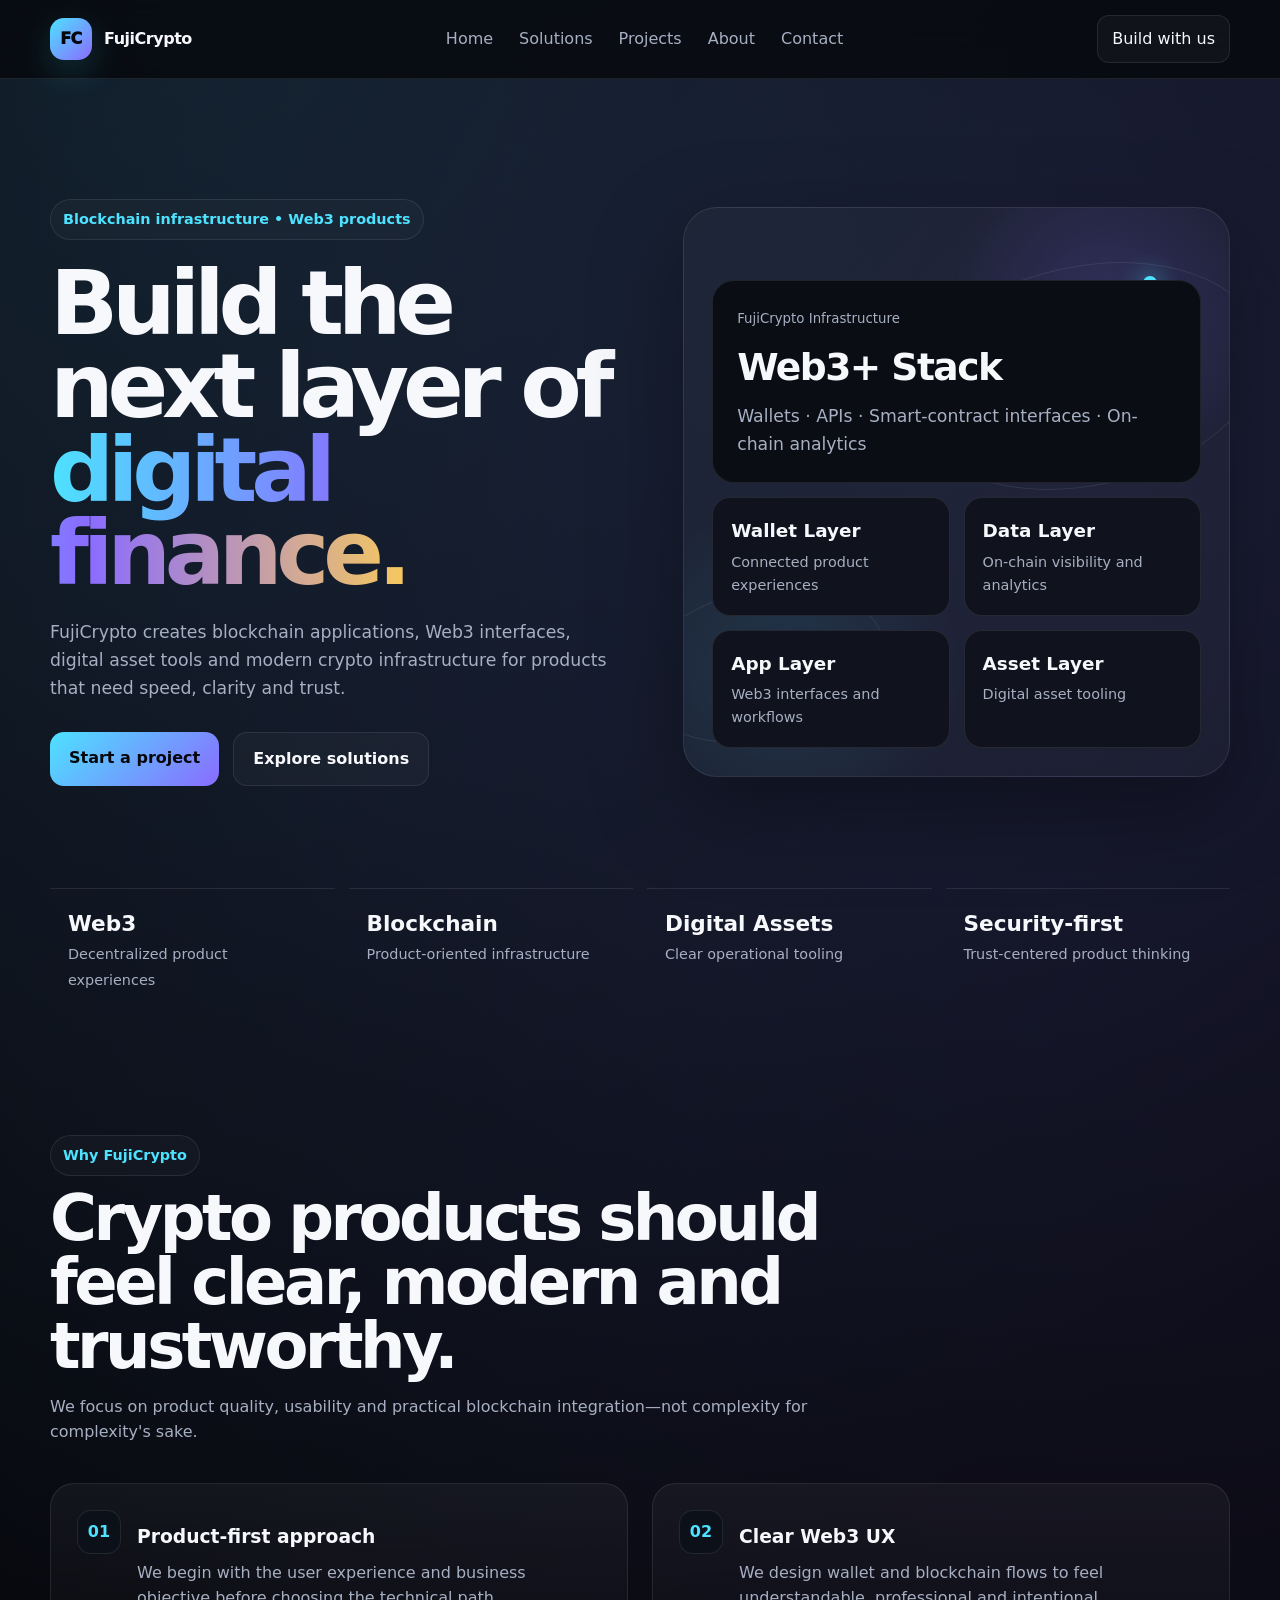
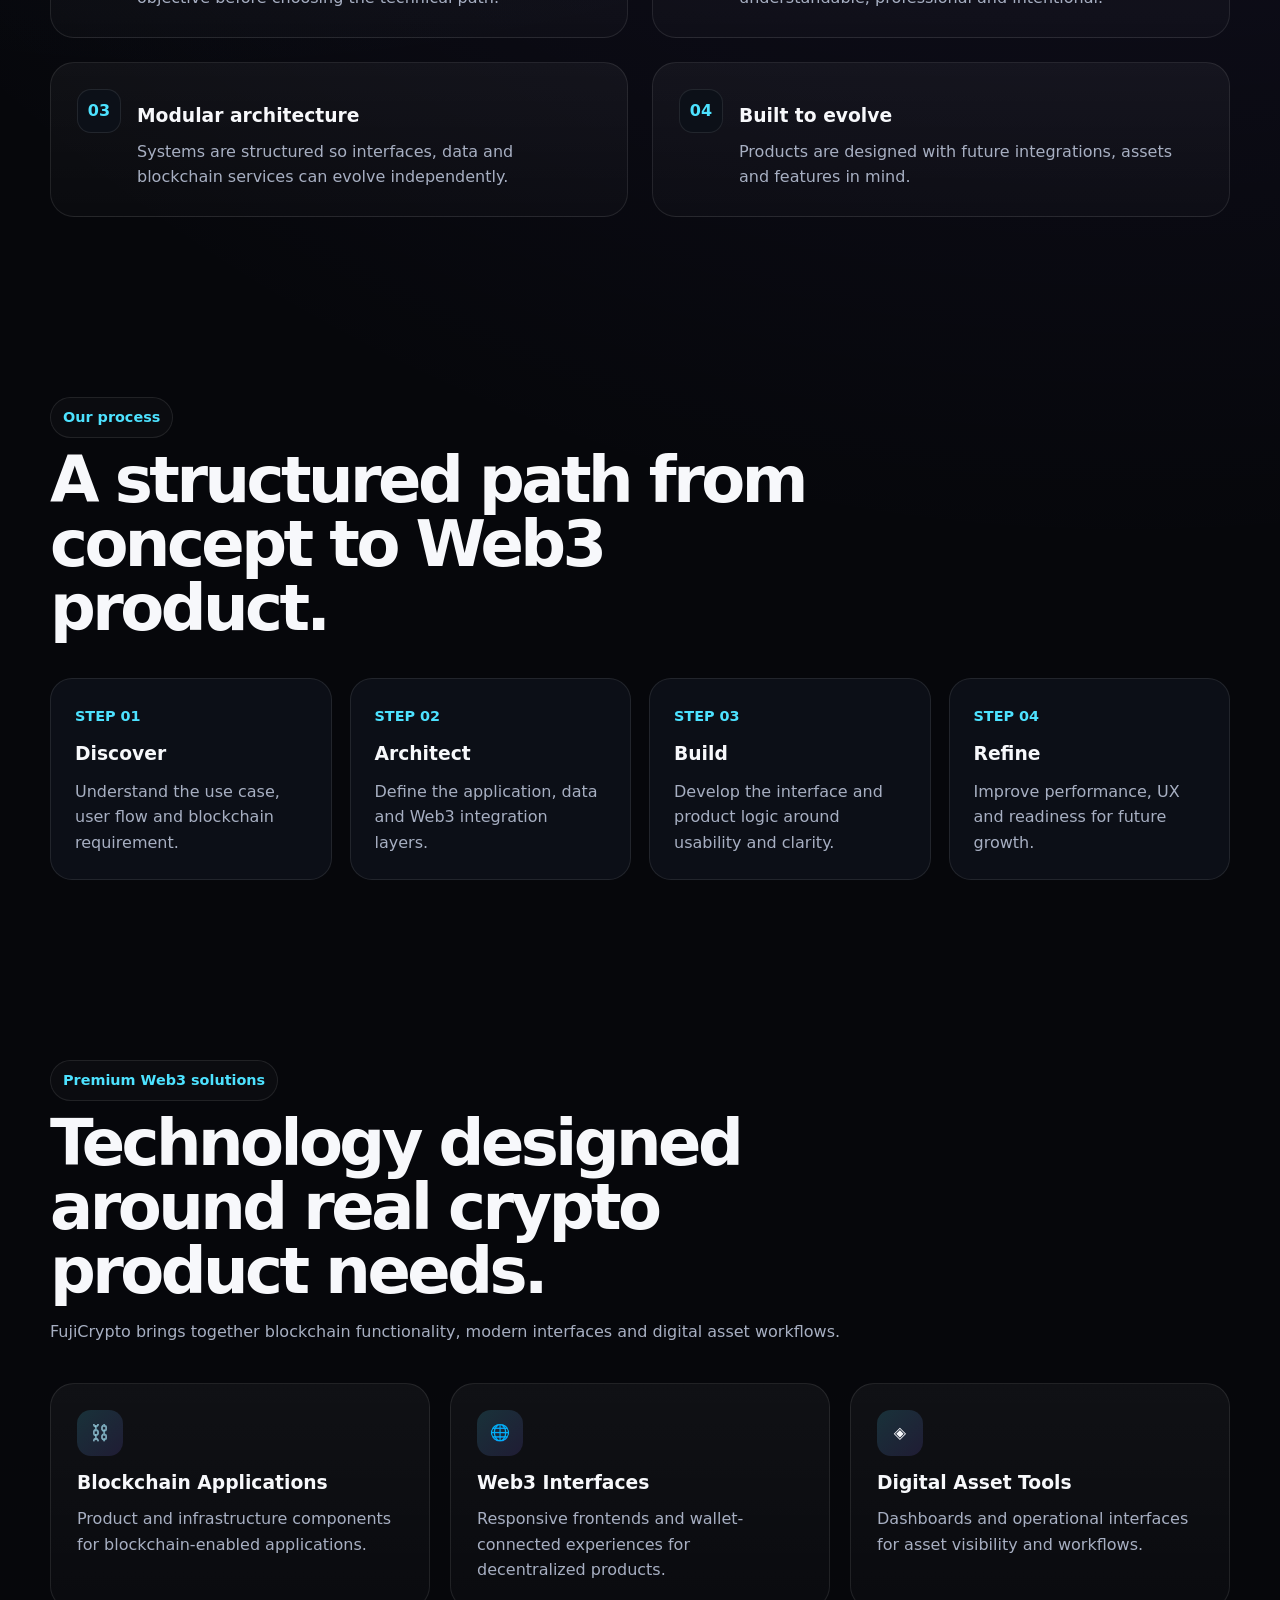
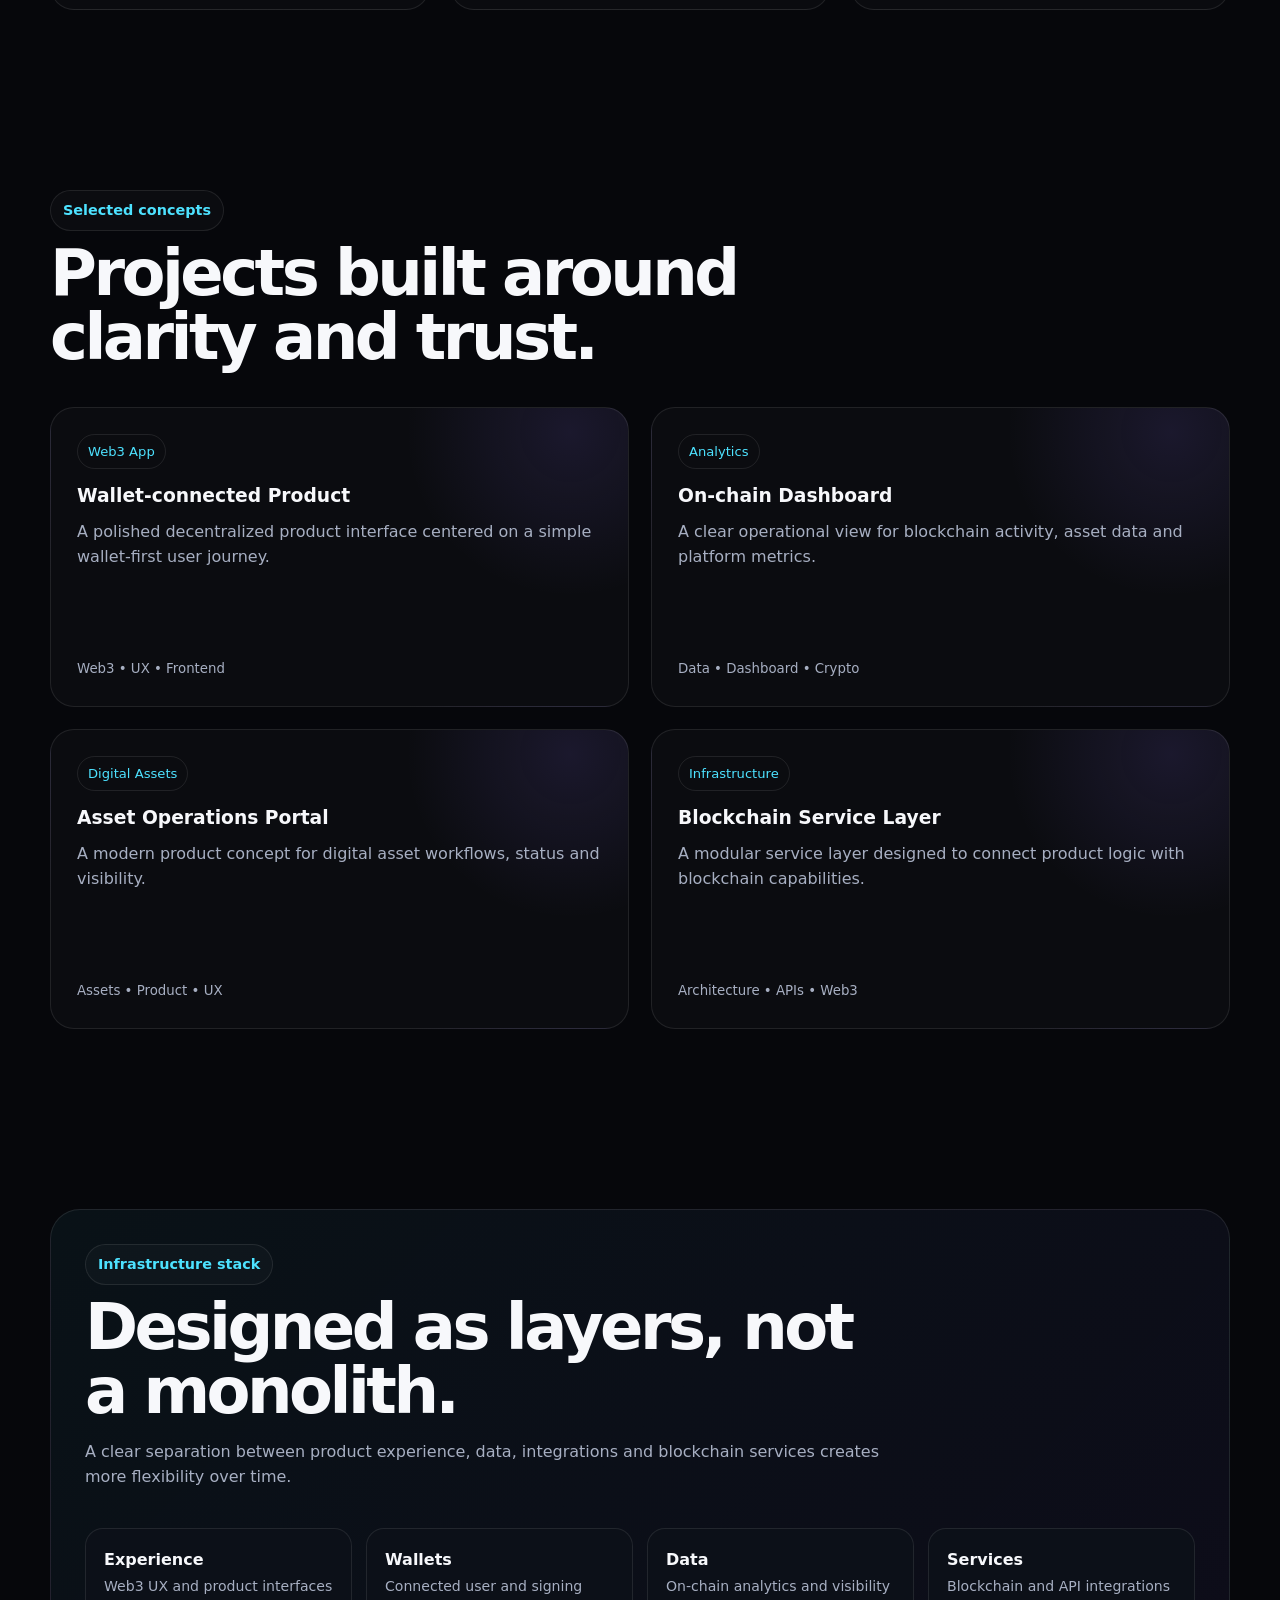
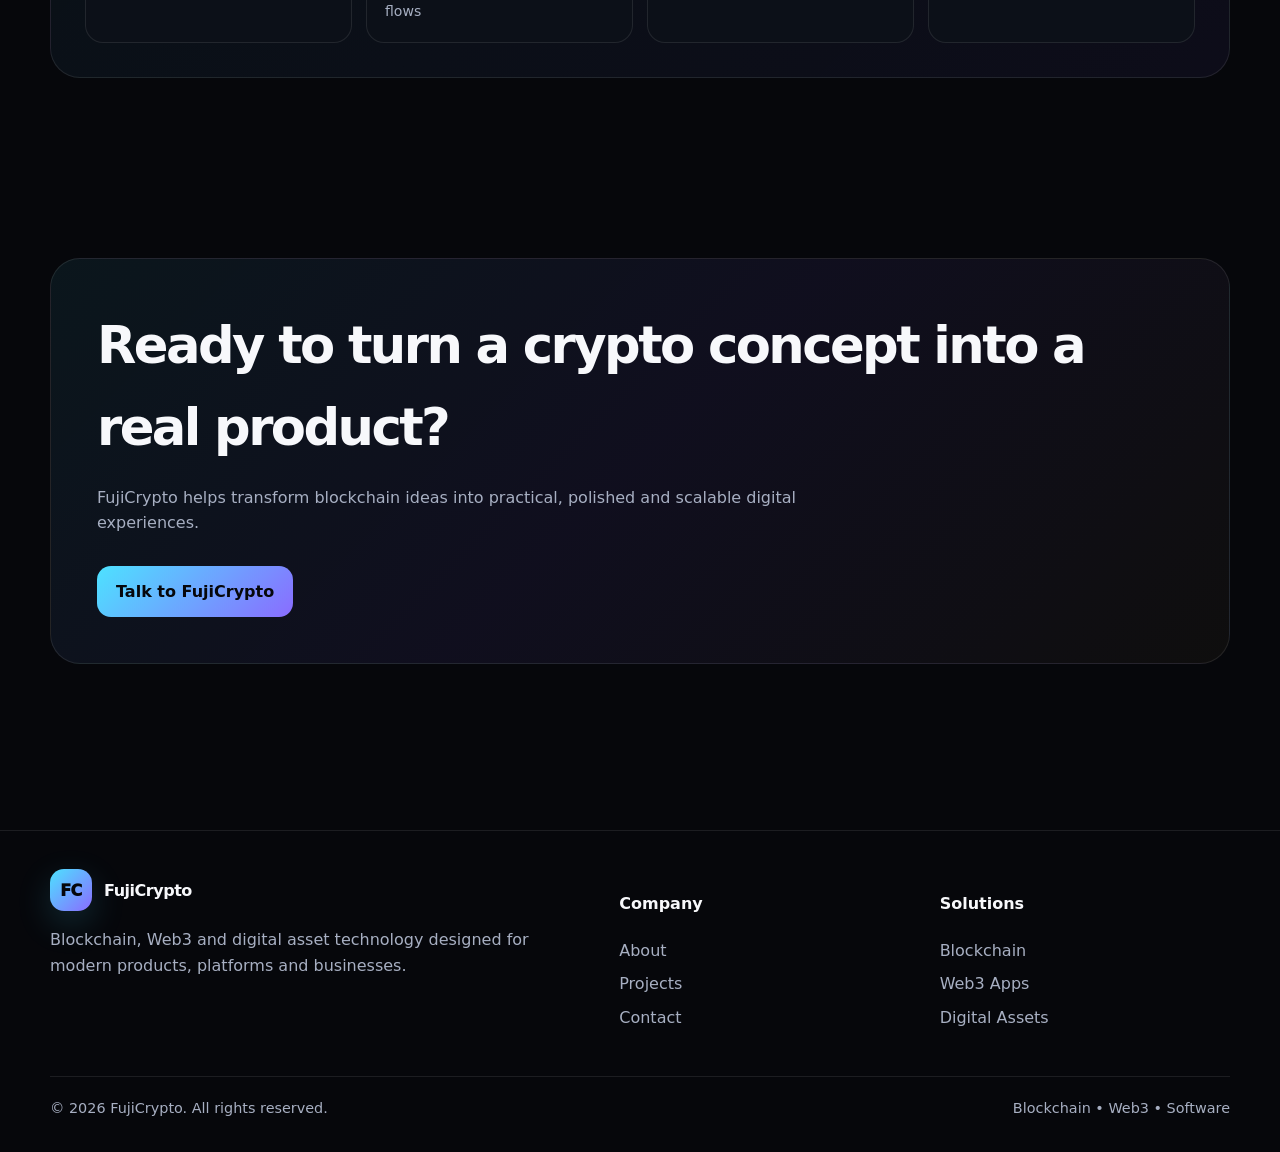
<file: index.html>
<!doctype html>
<html lang="en">
<head>
<meta charset="utf-8">
<meta name="viewport" content="width=device-width,initial-scale=1">
<meta name="description" content="FujiCrypto — blockchain, Web3, crypto technology and digital asset solutions.">
<title>Index | FujiCrypto</title>
<link rel="stylesheet" href="assets/css/style.css">
</head>
<body>
<header><div class="container nav">
<a class="brand" href="index.html"><span class="brand-mark">FC</span><span>FujiCrypto</span></a>
<nav class="navlinks">
<a href="index.html">Home</a><a href="services.html">Solutions</a><a href="projects.html">Projects</a><a href="about.html">About</a><a href="contact.html">Contact</a>
</nav>
<a class="nav-cta" href="contact.html">Build with us</a>
</div></header>
<main>
<section class="hero"><div class="container hero-grid">
<div>
  <span class="eyebrow">Blockchain infrastructure • Web3 products</span>
  <h1>Build the next layer of <span>digital finance.</span></h1>
  <p>FujiCrypto creates blockchain applications, Web3 interfaces, digital asset tools and modern crypto infrastructure for products that need speed, clarity and trust.</p>
  <div class="actions"><a class="btn primary" href="contact.html">Start a project</a><a class="btn secondary" href="services.html">Explore solutions</a></div>
</div>
<div class="visual">
  <div class="node n1"></div><div class="node n2"></div><div class="node n3"></div>
  <div class="orbit o1"></div><div class="orbit o2"></div>
  <div class="stack"><small>FujiCrypto Infrastructure</small><strong>Web3+ Stack</strong><p>Wallets · APIs · Smart-contract interfaces · On-chain analytics</p></div>
  <div class="stack-grid">
    <div class="stack-item"><b>Wallet Layer</b><p>Connected product experiences</p></div>
    <div class="stack-item"><b>Data Layer</b><p>On-chain visibility and analytics</p></div>
    <div class="stack-item"><b>App Layer</b><p>Web3 interfaces and workflows</p></div>
    <div class="stack-item"><b>Asset Layer</b><p>Digital asset tooling</p></div>
  </div>
</div>
</div></section>

<section class="trust"><div class="container trust-grid">
  <div class="trust-item"><strong>Web3</strong><span>Decentralized product experiences</span></div>
  <div class="trust-item"><strong>Blockchain</strong><span>Product-oriented infrastructure</span></div>
  <div class="trust-item"><strong>Digital Assets</strong><span>Clear operational tooling</span></div>
  <div class="trust-item"><strong>Security-first</strong><span>Trust-centered product thinking</span></div>
</div></section>

<section class="section"><div class="container">
  <div class="section-head"><span class="eyebrow">Why FujiCrypto</span><h2>Crypto products should feel clear, modern and trustworthy.</h2><p>We focus on product quality, usability and practical blockchain integration—not complexity for complexity's sake.</p></div>
  <div class="why-grid">
    <div class="card why-item"><div class="why-num">01</div><div><h3>Product-first approach</h3><p>We begin with the user experience and business objective before choosing the technical path.</p></div></div>
    <div class="card why-item"><div class="why-num">02</div><div><h3>Clear Web3 UX</h3><p>We design wallet and blockchain flows to feel understandable, professional and intentional.</p></div></div>
    <div class="card why-item"><div class="why-num">03</div><div><h3>Modular architecture</h3><p>Systems are structured so interfaces, data and blockchain services can evolve independently.</p></div></div>
    <div class="card why-item"><div class="why-num">04</div><div><h3>Built to evolve</h3><p>Products are designed with future integrations, assets and features in mind.</p></div></div>
  </div>
</div></section>

<section class="section"><div class="container">
  <div class="section-head"><span class="eyebrow">Our process</span><h2>A structured path from concept to Web3 product.</h2></div>
  <div class="process">
    <div class="step"><span>STEP 01</span><h3>Discover</h3><p>Understand the use case, user flow and blockchain requirement.</p></div>
    <div class="step"><span>STEP 02</span><h3>Architect</h3><p>Define the application, data and Web3 integration layers.</p></div>
    <div class="step"><span>STEP 03</span><h3>Build</h3><p>Develop the interface and product logic around usability and clarity.</p></div>
    <div class="step"><span>STEP 04</span><h3>Refine</h3><p>Improve performance, UX and readiness for future growth.</p></div>
  </div>
</div></section>

<section class="section"><div class="container">
  <div class="section-head"><span class="eyebrow">Premium Web3 solutions</span><h2>Technology designed around real crypto product needs.</h2><p>FujiCrypto brings together blockchain functionality, modern interfaces and digital asset workflows.</p></div>
  <div class="grid3">
    <article class="card"><div class="icon">⛓️</div><h3>Blockchain Applications</h3><p>Product and infrastructure components for blockchain-enabled applications.</p></article>
    <article class="card"><div class="icon">🌐</div><h3>Web3 Interfaces</h3><p>Responsive frontends and wallet-connected experiences for decentralized products.</p></article>
    <article class="card"><div class="icon">◈</div><h3>Digital Asset Tools</h3><p>Dashboards and operational interfaces for asset visibility and workflows.</p></article>
  </div>
</div></section>

<section class="section"><div class="container">
  <div class="section-head"><span class="eyebrow">Selected concepts</span><h2>Projects built around clarity and trust.</h2></div>
  <div class="projects">
    <article class="card project"><div><span class="tag">Web3 App</span><h3>Wallet-connected Product</h3><p>A polished decentralized product interface centered on a simple wallet-first user journey.</p></div><small>Web3 • UX • Frontend</small></article>
    <article class="card project"><div><span class="tag">Analytics</span><h3>On-chain Dashboard</h3><p>A clear operational view for blockchain activity, asset data and platform metrics.</p></div><small>Data • Dashboard • Crypto</small></article>
    <article class="card project"><div><span class="tag">Digital Assets</span><h3>Asset Operations Portal</h3><p>A modern product concept for digital asset workflows, status and visibility.</p></div><small>Assets • Product • UX</small></article>
    <article class="card project"><div><span class="tag">Infrastructure</span><h3>Blockchain Service Layer</h3><p>A modular service layer designed to connect product logic with blockchain capabilities.</p></div><small>Architecture • APIs • Web3</small></article>
  </div>
</div></section>

<section class="section"><div class="container infra">
  <div class="section-head"><span class="eyebrow">Infrastructure stack</span><h2>Designed as layers, not a monolith.</h2><p>A clear separation between product experience, data, integrations and blockchain services creates more flexibility over time.</p></div>
  <div class="infra-grid">
    <div class="infra-item"><strong>Experience</strong><span>Web3 UX and product interfaces</span></div>
    <div class="infra-item"><strong>Wallets</strong><span>Connected user and signing flows</span></div>
    <div class="infra-item"><strong>Data</strong><span>On-chain analytics and visibility</span></div>
    <div class="infra-item"><strong>Services</strong><span>Blockchain and API integrations</span></div>
  </div>
</div></section>

<section class="section"><div class="container cta">
  <h2>Ready to turn a crypto concept into a real product?</h2>
  <p>FujiCrypto helps transform blockchain ideas into practical, polished and scalable digital experiences.</p>
  <div class="actions"><a class="btn primary" href="contact.html">Talk to FujiCrypto</a></div>
</div></section>
</main>
<footer>
<div class="container footer-grid">
  <div class="footer-brand">
    <a class="brand" href="index.html"><span class="brand-mark">FC</span><span>FujiCrypto</span></a>
    <p>Blockchain, Web3 and digital asset technology designed for modern products, platforms and businesses.</p>
  </div>
  <div class="footer-col"><h4>Company</h4><a href="about.html">About</a><a href="projects.html">Projects</a><a href="contact.html">Contact</a></div>
  <div class="footer-col"><h4>Solutions</h4><a href="services.html">Blockchain</a><a href="services.html">Web3 Apps</a><a href="services.html">Digital Assets</a></div>
</div>
<div class="container footer-bottom"><span>© <span data-year></span> FujiCrypto. All rights reserved.</span><span>Blockchain • Web3 • Software</span></div>
</footer><script src="assets/js/main.js"></script>
</body>
</html>
</file>
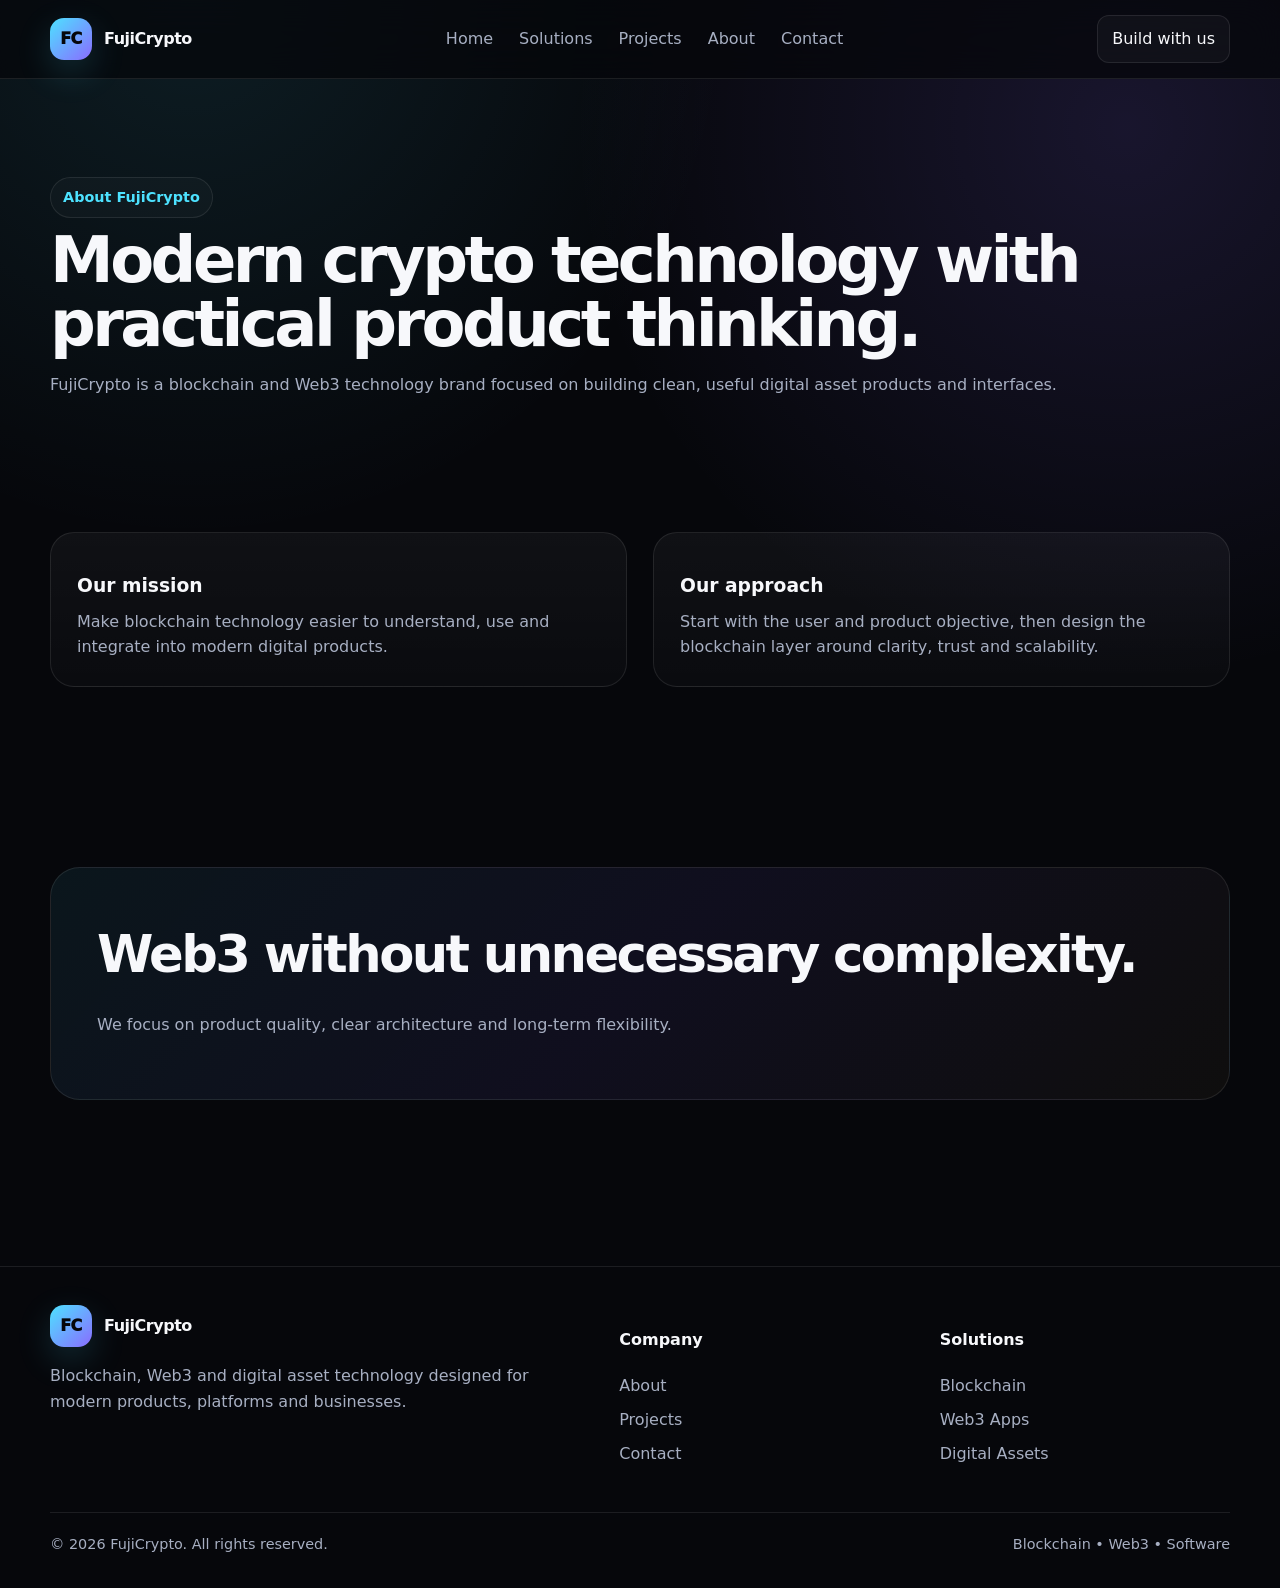
<file: about.html>
<!doctype html>
<html lang="en">
<head>
<meta charset="utf-8">
<meta name="viewport" content="width=device-width,initial-scale=1">
<meta name="description" content="FujiCrypto — blockchain, Web3, crypto technology and digital asset solutions.">
<title>About | FujiCrypto</title>
<link rel="stylesheet" href="assets/css/style.css">
</head>
<body>
<header><div class="container nav">
<a class="brand" href="index.html"><span class="brand-mark">FC</span><span>FujiCrypto</span></a>
<nav class="navlinks">
<a href="index.html">Home</a><a href="services.html">Solutions</a><a href="projects.html">Projects</a><a href="about.html">About</a><a href="contact.html">Contact</a>
</nav>
<a class="nav-cta" href="contact.html">Build with us</a>
</div></header>
<main>
<section class="page-hero"><div class="container"><span class="eyebrow">About FujiCrypto</span><h1>Modern crypto technology with practical product thinking.</h1><p>FujiCrypto is a blockchain and Web3 technology brand focused on building clean, useful digital asset products and interfaces.</p></div></section>
<section class="section"><div class="container two">
<div class="card"><h3>Our mission</h3><p>Make blockchain technology easier to understand, use and integrate into modern digital products.</p></div>
<div class="card"><h3>Our approach</h3><p>Start with the user and product objective, then design the blockchain layer around clarity, trust and scalability.</p></div>
</div></section>
<section class="section"><div class="container cta"><h2>Web3 without unnecessary complexity.</h2><p>We focus on product quality, clear architecture and long-term flexibility.</p></div></section>
</main>
<footer>
<div class="container footer-grid">
  <div class="footer-brand">
    <a class="brand" href="index.html"><span class="brand-mark">FC</span><span>FujiCrypto</span></a>
    <p>Blockchain, Web3 and digital asset technology designed for modern products, platforms and businesses.</p>
  </div>
  <div class="footer-col"><h4>Company</h4><a href="about.html">About</a><a href="projects.html">Projects</a><a href="contact.html">Contact</a></div>
  <div class="footer-col"><h4>Solutions</h4><a href="services.html">Blockchain</a><a href="services.html">Web3 Apps</a><a href="services.html">Digital Assets</a></div>
</div>
<div class="container footer-bottom"><span>© <span data-year></span> FujiCrypto. All rights reserved.</span><span>Blockchain • Web3 • Software</span></div>
</footer><script src="assets/js/main.js"></script>
</body>
</html>
</file>
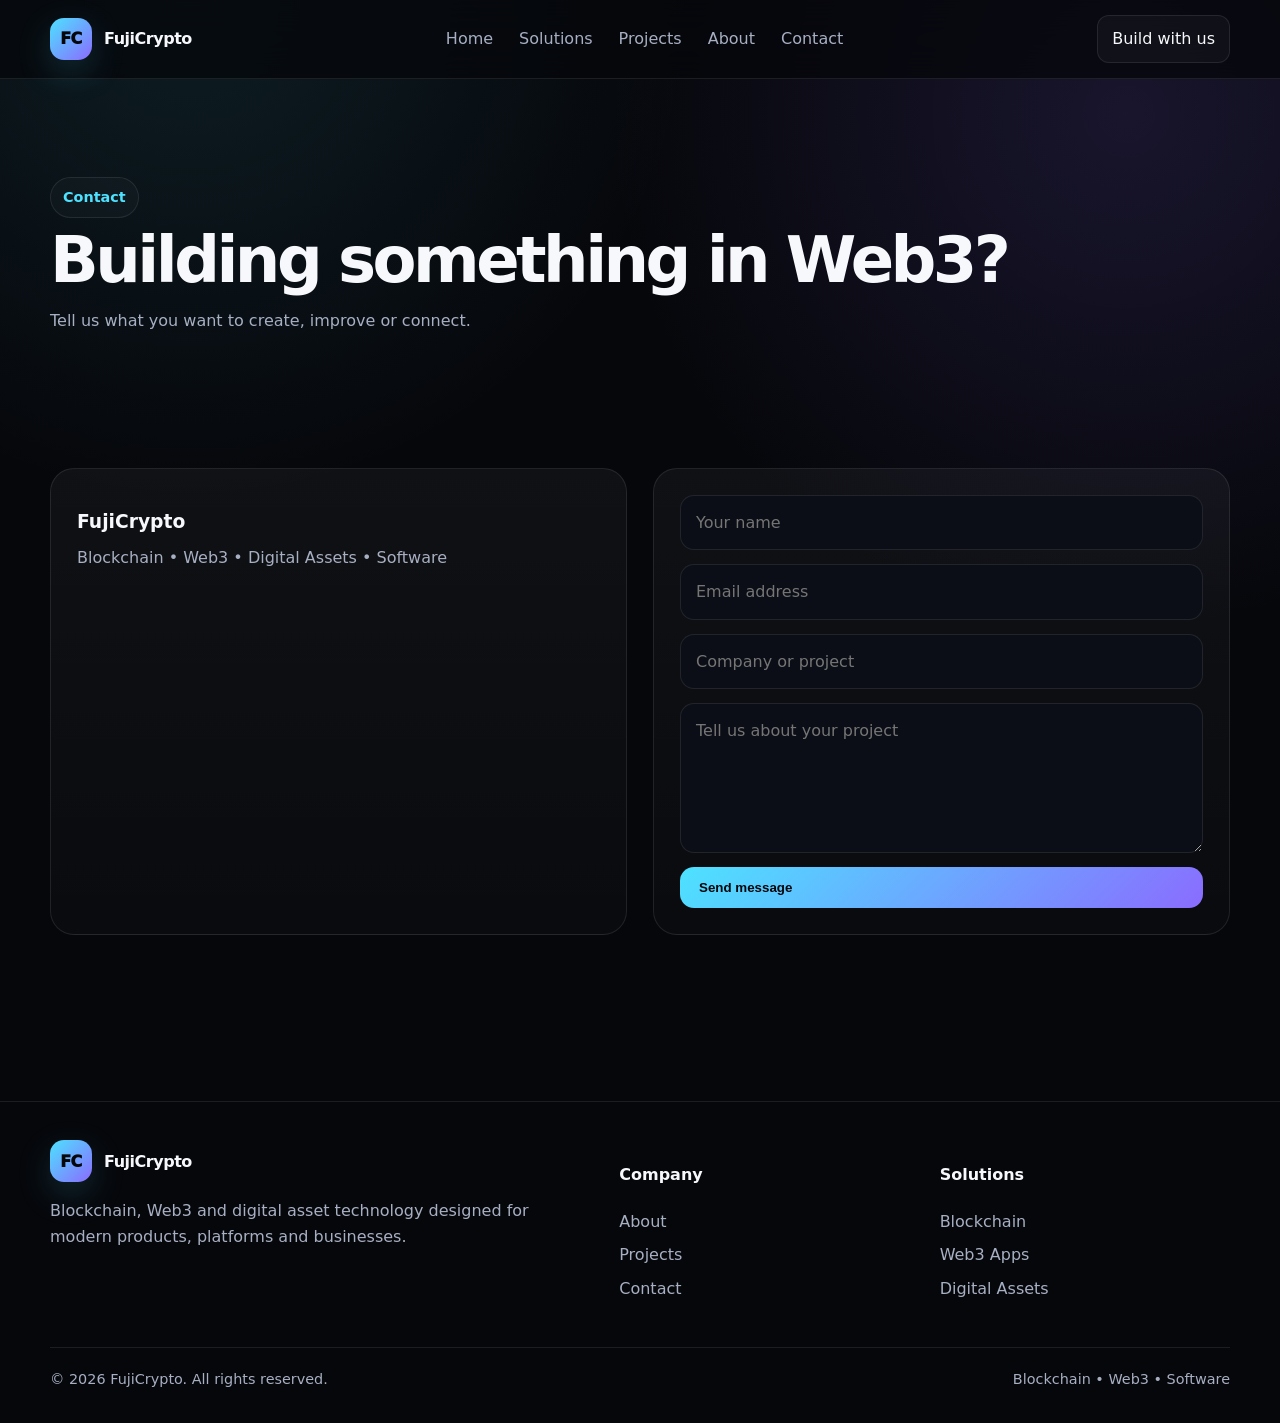
<file: contact.html>
<!doctype html>
<html lang="en">
<head>
<meta charset="utf-8">
<meta name="viewport" content="width=device-width,initial-scale=1">
<meta name="description" content="FujiCrypto — blockchain, Web3, crypto technology and digital asset solutions.">
<title>Contact | FujiCrypto</title>
<link rel="stylesheet" href="assets/css/style.css">
</head>
<body>
<header><div class="container nav">
<a class="brand" href="index.html"><span class="brand-mark">FC</span><span>FujiCrypto</span></a>
<nav class="navlinks">
<a href="index.html">Home</a><a href="services.html">Solutions</a><a href="projects.html">Projects</a><a href="about.html">About</a><a href="contact.html">Contact</a>
</nav>
<a class="nav-cta" href="contact.html">Build with us</a>
</div></header>
<main>
<section class="page-hero"><div class="container"><span class="eyebrow">Contact</span><h1>Building something in Web3?</h1><p>Tell us what you want to create, improve or connect.</p></div></section>
<section class="section"><div class="container two">
<div class="card"><h3>FujiCrypto</h3><p>Blockchain • Web3 • Digital Assets • Software</p></div>
<form class="card" onsubmit="event.preventDefault();alert('Demo contact form');">
<input placeholder="Your name" required>
<input type="email" placeholder="Email address" required>
<input placeholder="Company or project">
<textarea placeholder="Tell us about your project" required></textarea>
<button class="btn primary" type="submit">Send message</button>
</form>
</div></section>
</main>
<footer>
<div class="container footer-grid">
  <div class="footer-brand">
    <a class="brand" href="index.html"><span class="brand-mark">FC</span><span>FujiCrypto</span></a>
    <p>Blockchain, Web3 and digital asset technology designed for modern products, platforms and businesses.</p>
  </div>
  <div class="footer-col"><h4>Company</h4><a href="about.html">About</a><a href="projects.html">Projects</a><a href="contact.html">Contact</a></div>
  <div class="footer-col"><h4>Solutions</h4><a href="services.html">Blockchain</a><a href="services.html">Web3 Apps</a><a href="services.html">Digital Assets</a></div>
</div>
<div class="container footer-bottom"><span>© <span data-year></span> FujiCrypto. All rights reserved.</span><span>Blockchain • Web3 • Software</span></div>
</footer><script src="assets/js/main.js"></script>
</body>
</html>
</file>
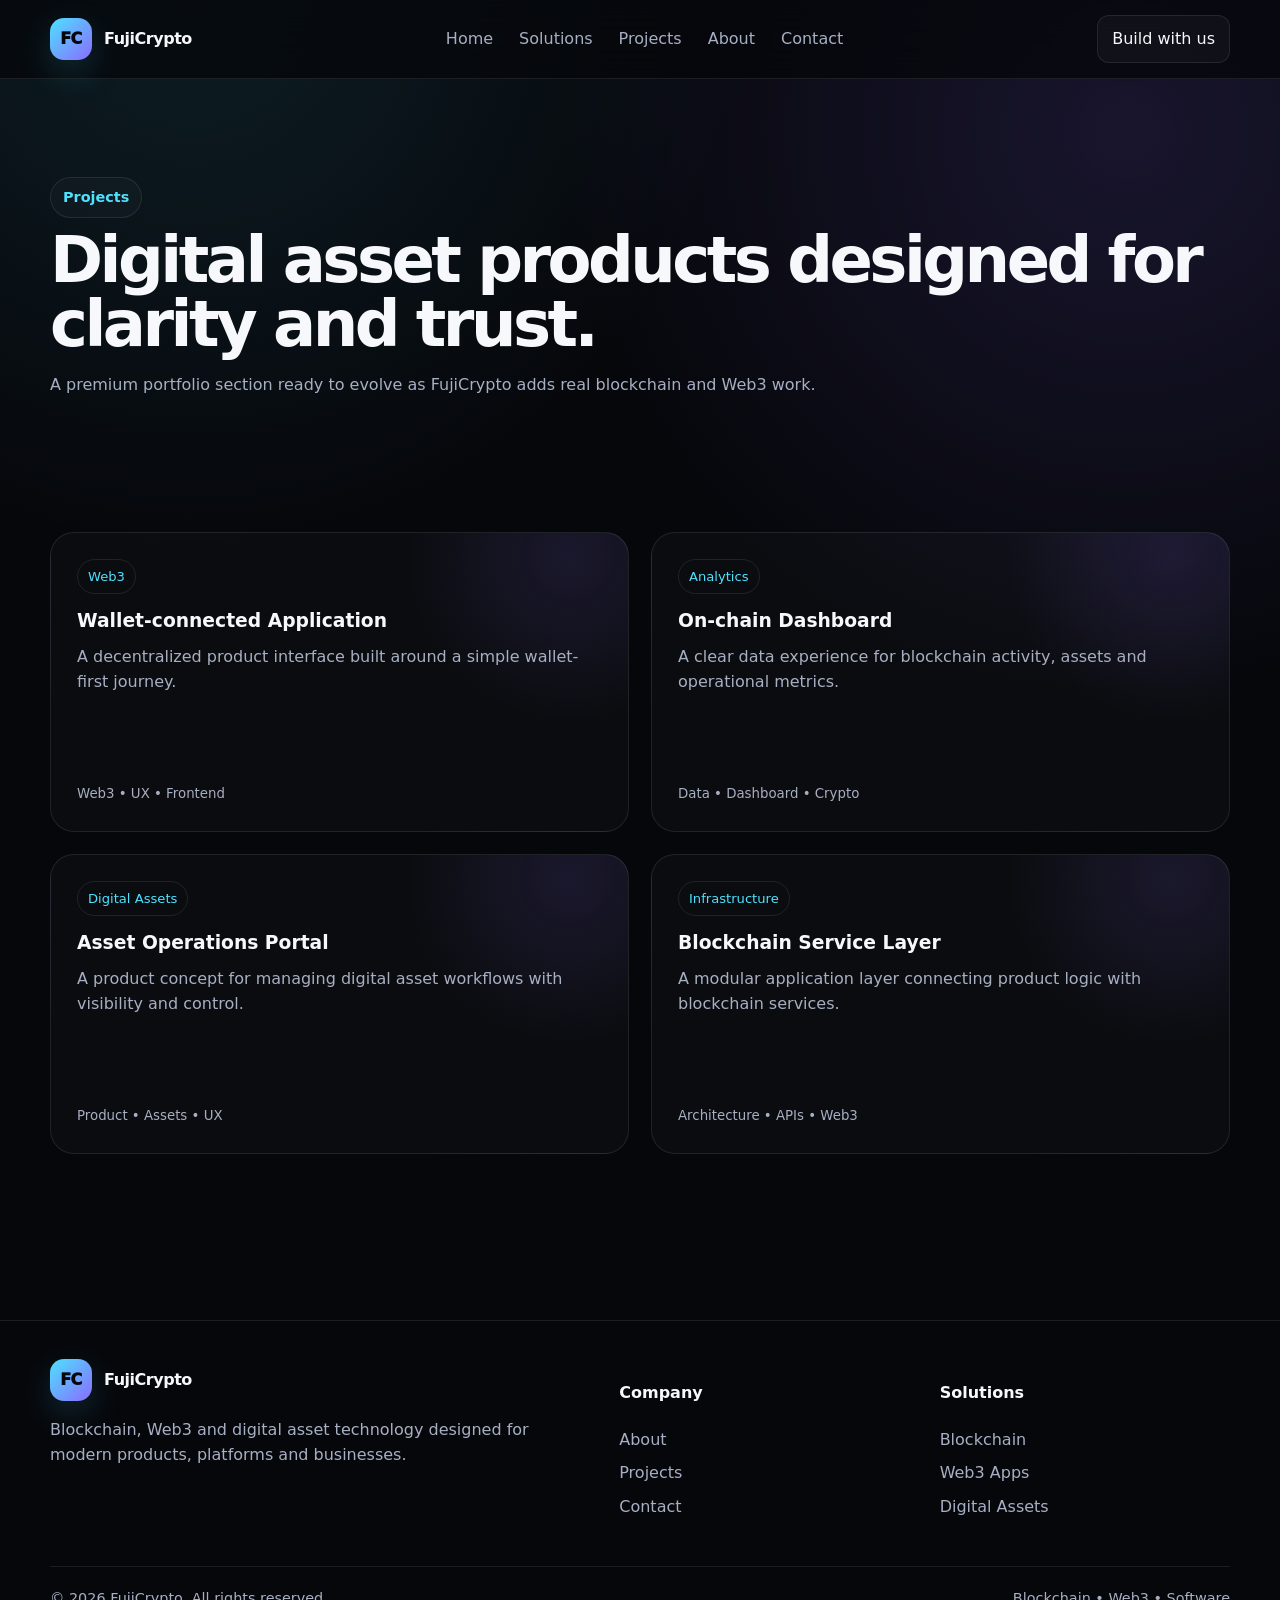
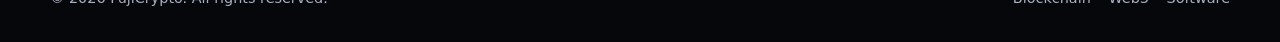
<file: projects.html>
<!doctype html>
<html lang="en">
<head>
<meta charset="utf-8">
<meta name="viewport" content="width=device-width,initial-scale=1">
<meta name="description" content="FujiCrypto — blockchain, Web3, crypto technology and digital asset solutions.">
<title>Projects | FujiCrypto</title>
<link rel="stylesheet" href="assets/css/style.css">
</head>
<body>
<header><div class="container nav">
<a class="brand" href="index.html"><span class="brand-mark">FC</span><span>FujiCrypto</span></a>
<nav class="navlinks">
<a href="index.html">Home</a><a href="services.html">Solutions</a><a href="projects.html">Projects</a><a href="about.html">About</a><a href="contact.html">Contact</a>
</nav>
<a class="nav-cta" href="contact.html">Build with us</a>
</div></header>
<main>
<section class="page-hero"><div class="container"><span class="eyebrow">Projects</span><h1>Digital asset products designed for clarity and trust.</h1><p>A premium portfolio section ready to evolve as FujiCrypto adds real blockchain and Web3 work.</p></div></section>
<section class="section"><div class="container projects">
<article class="card project"><div><span class="tag">Web3</span><h3>Wallet-connected Application</h3><p>A decentralized product interface built around a simple wallet-first journey.</p></div><small>Web3 • UX • Frontend</small></article>
<article class="card project"><div><span class="tag">Analytics</span><h3>On-chain Dashboard</h3><p>A clear data experience for blockchain activity, assets and operational metrics.</p></div><small>Data • Dashboard • Crypto</small></article>
<article class="card project"><div><span class="tag">Digital Assets</span><h3>Asset Operations Portal</h3><p>A product concept for managing digital asset workflows with visibility and control.</p></div><small>Product • Assets • UX</small></article>
<article class="card project"><div><span class="tag">Infrastructure</span><h3>Blockchain Service Layer</h3><p>A modular application layer connecting product logic with blockchain services.</p></div><small>Architecture • APIs • Web3</small></article>
</div></section>
</main>
<footer>
<div class="container footer-grid">
  <div class="footer-brand">
    <a class="brand" href="index.html"><span class="brand-mark">FC</span><span>FujiCrypto</span></a>
    <p>Blockchain, Web3 and digital asset technology designed for modern products, platforms and businesses.</p>
  </div>
  <div class="footer-col"><h4>Company</h4><a href="about.html">About</a><a href="projects.html">Projects</a><a href="contact.html">Contact</a></div>
  <div class="footer-col"><h4>Solutions</h4><a href="services.html">Blockchain</a><a href="services.html">Web3 Apps</a><a href="services.html">Digital Assets</a></div>
</div>
<div class="container footer-bottom"><span>© <span data-year></span> FujiCrypto. All rights reserved.</span><span>Blockchain • Web3 • Software</span></div>
</footer><script src="assets/js/main.js"></script>
</body>
</html>
</file>
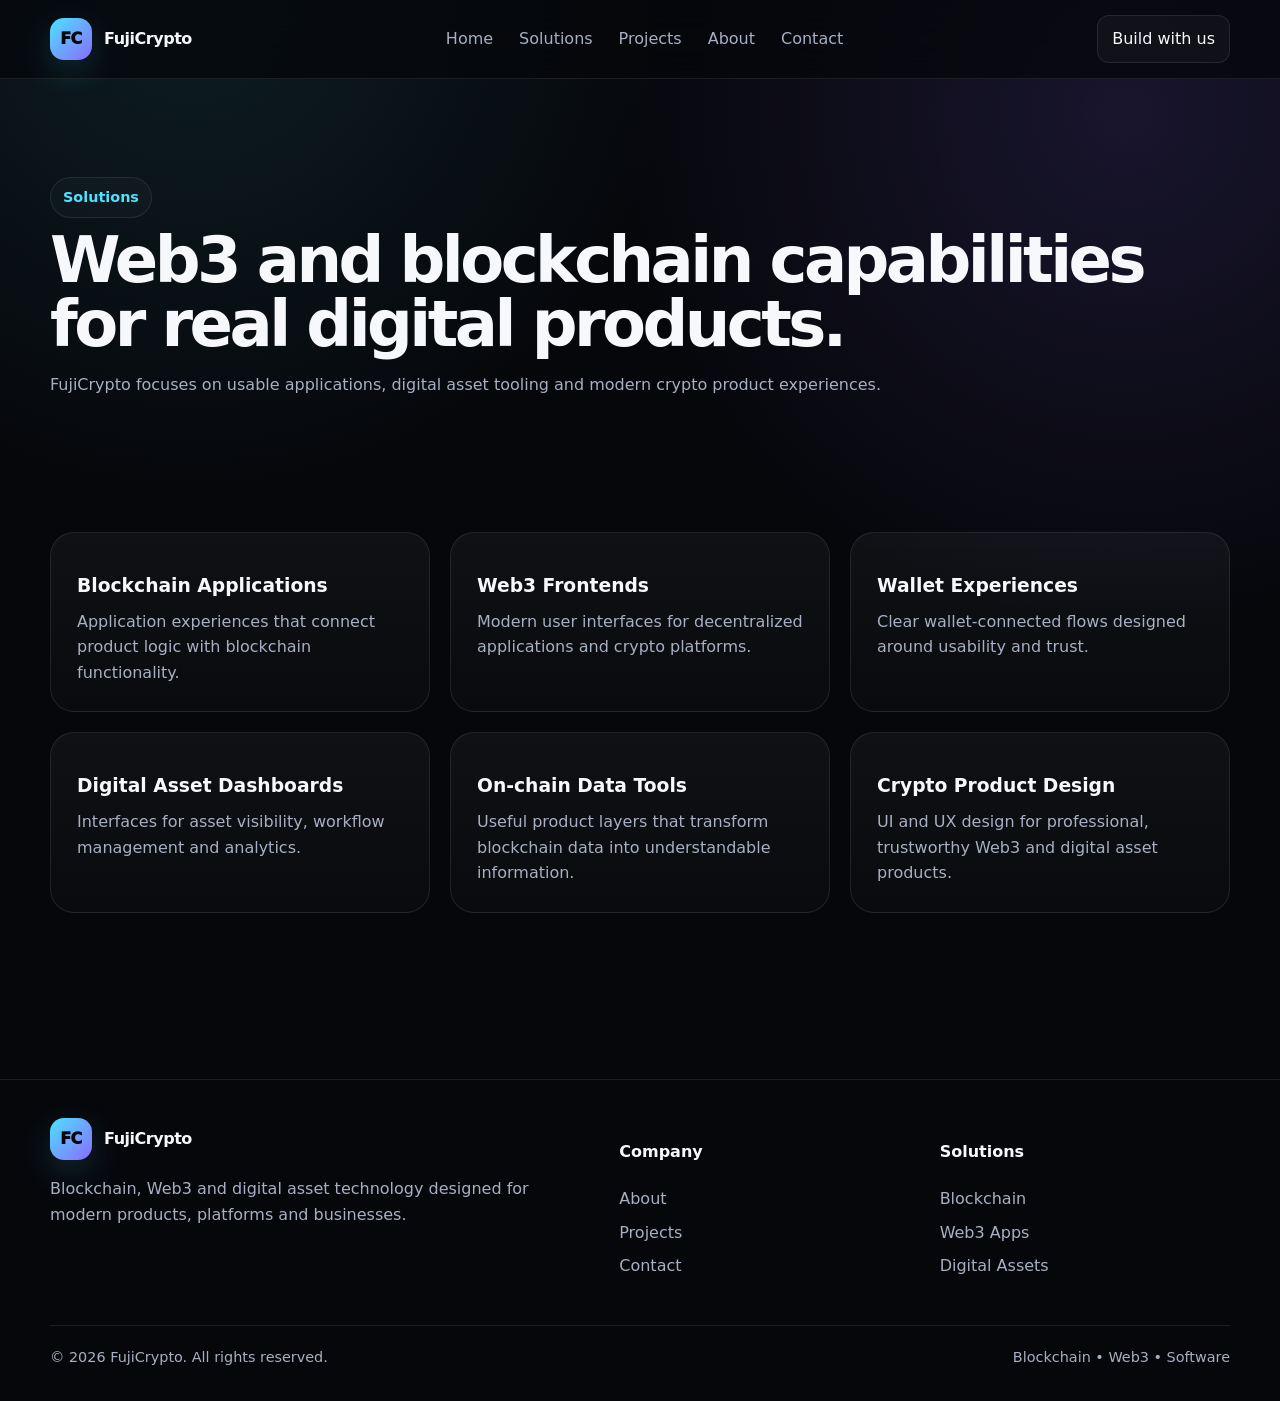
<file: services.html>
<!doctype html>
<html lang="en">
<head>
<meta charset="utf-8">
<meta name="viewport" content="width=device-width,initial-scale=1">
<meta name="description" content="FujiCrypto — blockchain, Web3, crypto technology and digital asset solutions.">
<title>Services | FujiCrypto</title>
<link rel="stylesheet" href="assets/css/style.css">
</head>
<body>
<header><div class="container nav">
<a class="brand" href="index.html"><span class="brand-mark">FC</span><span>FujiCrypto</span></a>
<nav class="navlinks">
<a href="index.html">Home</a><a href="services.html">Solutions</a><a href="projects.html">Projects</a><a href="about.html">About</a><a href="contact.html">Contact</a>
</nav>
<a class="nav-cta" href="contact.html">Build with us</a>
</div></header>
<main>
<section class="page-hero"><div class="container"><span class="eyebrow">Solutions</span><h1>Web3 and blockchain capabilities for real digital products.</h1><p>FujiCrypto focuses on usable applications, digital asset tooling and modern crypto product experiences.</p></div></section>
<section class="section"><div class="container grid3">
<article class="card"><h3>Blockchain Applications</h3><p>Application experiences that connect product logic with blockchain functionality.</p></article>
<article class="card"><h3>Web3 Frontends</h3><p>Modern user interfaces for decentralized applications and crypto platforms.</p></article>
<article class="card"><h3>Wallet Experiences</h3><p>Clear wallet-connected flows designed around usability and trust.</p></article>
<article class="card"><h3>Digital Asset Dashboards</h3><p>Interfaces for asset visibility, workflow management and analytics.</p></article>
<article class="card"><h3>On-chain Data Tools</h3><p>Useful product layers that transform blockchain data into understandable information.</p></article>
<article class="card"><h3>Crypto Product Design</h3><p>UI and UX design for professional, trustworthy Web3 and digital asset products.</p></article>
</div></section>
</main>
<footer>
<div class="container footer-grid">
  <div class="footer-brand">
    <a class="brand" href="index.html"><span class="brand-mark">FC</span><span>FujiCrypto</span></a>
    <p>Blockchain, Web3 and digital asset technology designed for modern products, platforms and businesses.</p>
  </div>
  <div class="footer-col"><h4>Company</h4><a href="about.html">About</a><a href="projects.html">Projects</a><a href="contact.html">Contact</a></div>
  <div class="footer-col"><h4>Solutions</h4><a href="services.html">Blockchain</a><a href="services.html">Web3 Apps</a><a href="services.html">Digital Assets</a></div>
</div>
<div class="container footer-bottom"><span>© <span data-year></span> FujiCrypto. All rights reserved.</span><span>Blockchain • Web3 • Software</span></div>
</footer><script src="assets/js/main.js"></script>
</body>
</html>
</file>
<file: assets/css/style.css>
:root{
  --bg:#06070b;
  --bg2:#0a0c12;
  --panel:#10131c;
  --panel2:#151827;
  --text:#f7f8fb;
  --muted:#a7afc2;
  --line:rgba(255,255,255,.09);
  --cyan:#4de2ff;
  --violet:#8a6cff;
  --gold:#f6c85f;
  --green:#65f2ba;
  --shadow:0 30px 90px rgba(0,0,0,.34);
}
*{box-sizing:border-box}
html{scroll-behavior:smooth}
body{
  margin:0;
  font-family:Inter,ui-sans-serif,system-ui,-apple-system,BlinkMacSystemFont,"Segoe UI",sans-serif;
  color:var(--text);
  background:
    radial-gradient(circle at 15% 0%,rgba(77,226,255,.10),transparent 28%),
    radial-gradient(circle at 88% 8%,rgba(138,108,255,.14),transparent 30%),
    var(--bg);
  line-height:1.6;
}
a{color:inherit;text-decoration:none}
.container{width:min(1180px,calc(100% - 40px));margin:auto}
header{
  position:sticky;top:0;z-index:50;
  background:rgba(6,7,11,.76);
  backdrop-filter:blur(18px);
  border-bottom:1px solid var(--line)
}
.nav{height:78px;display:flex;align-items:center;justify-content:space-between;gap:24px}
.brand{display:flex;align-items:center;gap:12px;font-weight:900;letter-spacing:-.03em}
.brand-mark{
  width:42px;height:42px;border-radius:14px;display:grid;place-items:center;
  background:linear-gradient(135deg,var(--cyan),var(--violet));
  color:#06070b;font-weight:1000;box-shadow:0 12px 34px rgba(77,226,255,.17)
}
.navlinks{display:flex;align-items:center;gap:26px;color:var(--muted)}
.navlinks a:hover{color:#fff}
.nav-cta{padding:10px 14px;border-radius:12px;border:1px solid var(--line);background:rgba(255,255,255,.035)}
.hero{padding:120px 0 96px}
.hero-grid{display:grid;grid-template-columns:1.02fr .98fr;gap:64px;align-items:center}
.eyebrow{
  display:inline-flex;padding:8px 12px;border:1px solid var(--line);border-radius:999px;
  color:var(--cyan);font-size:.9rem;font-weight:800;background:rgba(255,255,255,.025)
}
.hero h1{
  font-size:clamp(3.4rem,7vw,6.9rem);line-height:.93;letter-spacing:-.07em;
  margin:22px 0 24px
}
.hero h1 span{
  background:linear-gradient(90deg,var(--cyan),var(--violet),var(--gold));
  -webkit-background-clip:text;background-clip:text;color:transparent
}
.hero p{color:var(--muted);font-size:1.08rem;max-width:760px}
.actions{display:flex;gap:14px;flex-wrap:wrap;margin-top:30px}
.btn{display:inline-flex;padding:13px 19px;border-radius:14px;font-weight:850;border:1px solid var(--line);transition:.2s}
.btn:hover{transform:translateY(-2px);border-color:rgba(255,255,255,.24)}
.primary{background:linear-gradient(135deg,var(--cyan),var(--violet));color:#06070b;border:0}
.secondary{background:rgba(255,255,255,.03)}

.visual{
  min-height:520px;border:1px solid var(--line);border-radius:34px;padding:28px;
  background:
    radial-gradient(circle at 78% 18%,rgba(138,108,255,.18),transparent 26%),
    radial-gradient(circle at 18% 82%,rgba(77,226,255,.10),transparent 28%),
    rgba(255,255,255,.026);
  box-shadow:var(--shadow);position:relative;overflow:hidden
}
.node{
  position:absolute;border-radius:50%;box-shadow:0 0 24px currentColor
}
.n1{width:14px;height:14px;background:var(--cyan);color:var(--cyan);top:68px;right:72px}
.n2{width:11px;height:11px;background:var(--violet);color:var(--violet);bottom:82px;left:64px}
.n3{width:9px;height:9px;background:var(--gold);color:var(--gold);top:165px;left:70px}
.orbit{position:absolute;border:1px solid rgba(255,255,255,.08);border-radius:50%;transform:rotate(-12deg)}
.o1{width:360px;height:220px;right:-36px;top:58px}
.o2{width:250px;height:150px;left:-48px;bottom:36px}
.stack{
  position:relative;z-index:2;margin-top:44px;padding:24px;border-radius:22px;
  background:#0a0d14;border:1px solid var(--line)
}
.stack small{color:var(--muted)}
.stack strong{display:block;font-size:2.35rem;letter-spacing:-.04em;margin:6px 0}
.stack p{color:var(--muted);margin:0}
.stack-grid{display:grid;grid-template-columns:repeat(2,1fr);gap:14px;position:relative;z-index:2;margin-top:14px}
.stack-item{padding:18px;border:1px solid var(--line);background:#10131d;border-radius:18px}
.stack-item b{font-size:1.15rem}.stack-item p{color:var(--muted);font-size:.9rem;margin:5px 0 0}

.trust{padding:6px 0 34px}
.trust-grid{display:grid;grid-template-columns:repeat(4,1fr);gap:14px}
.trust-item{padding:18px;border-top:1px solid var(--line)}
.trust-item strong{display:block;font-size:1.35rem}.trust-item span{color:var(--muted);font-size:.9rem}

.section{padding:90px 0}
.section-head{max-width:800px;margin-bottom:38px}
.section-head h2,.page-hero h1{font-size:clamp(2.3rem,5vw,4.6rem);line-height:1;letter-spacing:-.055em;margin:10px 0 16px}
.section-head p,.page-hero p{color:var(--muted);margin:0}
.grid3{display:grid;grid-template-columns:repeat(3,1fr);gap:20px}
.card{border:1px solid var(--line);border-radius:24px;padding:26px;background:linear-gradient(180deg,rgba(255,255,255,.045),rgba(255,255,255,.02))}
.card h3{margin:12px 0 8px}.card p{color:var(--muted);margin:0}
.icon{width:46px;height:46px;border-radius:14px;display:grid;place-items:center;background:linear-gradient(135deg,rgba(77,226,255,.16),rgba(138,108,255,.14))}
.why-grid{display:grid;grid-template-columns:1fr 1fr;gap:24px}
.why-item{display:flex;gap:16px}
.why-num{flex:0 0 44px;height:44px;border-radius:14px;display:grid;place-items:center;border:1px solid var(--line);background:#0c1018;color:var(--cyan);font-weight:900}
.process{display:grid;grid-template-columns:repeat(4,1fr);gap:18px}
.step{padding:24px;border:1px solid var(--line);border-radius:22px;background:#0c0f17}
.step span{color:var(--cyan);font-size:.9rem;font-weight:900}.step h3{margin:10px 0}.step p{color:var(--muted);margin:0}
.projects{display:grid;grid-template-columns:repeat(2,1fr);gap:22px}
.project{min-height:300px;display:flex;flex-direction:column;justify-content:space-between;background:radial-gradient(circle at 90% 8%,rgba(138,108,255,.12),transparent 28%),rgba(255,255,255,.025)}
.tag{display:inline-flex;width:max-content;padding:6px 10px;border:1px solid var(--line);border-radius:999px;color:var(--cyan);font-size:.82rem}
.project small{color:var(--muted)}
.infra{
  border:1px solid var(--line);border-radius:30px;padding:34px;
  background:linear-gradient(135deg,rgba(77,226,255,.05),rgba(138,108,255,.06))
}
.infra-grid{display:grid;grid-template-columns:repeat(4,1fr);gap:14px;margin-top:24px}
.infra-item{padding:18px;border:1px solid var(--line);border-radius:18px;background:#0c1018}
.infra-item strong{display:block}.infra-item span{color:var(--muted);font-size:.88rem}
.page-hero{padding:98px 0 44px}
.two{display:grid;grid-template-columns:1fr 1fr;gap:26px}
.cta{padding:46px;border:1px solid var(--line);border-radius:30px;background:linear-gradient(135deg,rgba(77,226,255,.07),rgba(138,108,255,.08),rgba(246,200,95,.04))}
.cta h2{font-size:clamp(2rem,4vw,3.5rem);letter-spacing:-.05em;margin:0 0 12px}
.cta p{color:var(--muted);max-width:760px}
form{display:grid;gap:14px}
input,textarea{width:100%;padding:14px 15px;border:1px solid var(--line);border-radius:14px;background:#0b0e16;color:#fff;font:inherit;outline:none}
textarea{min-height:150px;resize:vertical}
input:focus,textarea:focus{border-color:var(--cyan)}

footer{border-top:1px solid var(--line);margin-top:76px}
.footer-grid{display:grid;grid-template-columns:1.3fr .7fr .7fr;gap:30px;padding:38px 0}
.footer-brand p,.footer-col a{color:var(--muted)}
.footer-col a{display:block;margin:8px 0}.footer-col a:hover{color:#fff}
.footer-bottom{border-top:1px solid var(--line);padding:20px 0 32px;color:var(--muted);font-size:.9rem;display:flex;justify-content:space-between;gap:20px}

@media(max-width:920px){
  .hero-grid,.grid3,.why-grid,.projects,.two,.footer-grid{grid-template-columns:1fr}
  .process{grid-template-columns:1fr 1fr}
  .trust-grid,.infra-grid{grid-template-columns:1fr 1fr}
  .navlinks{gap:12px;font-size:14px}
}
@media(max-width:620px){.process,.trust-grid,.infra-grid,.stack-grid{grid-template-columns:1fr}}
</file>
